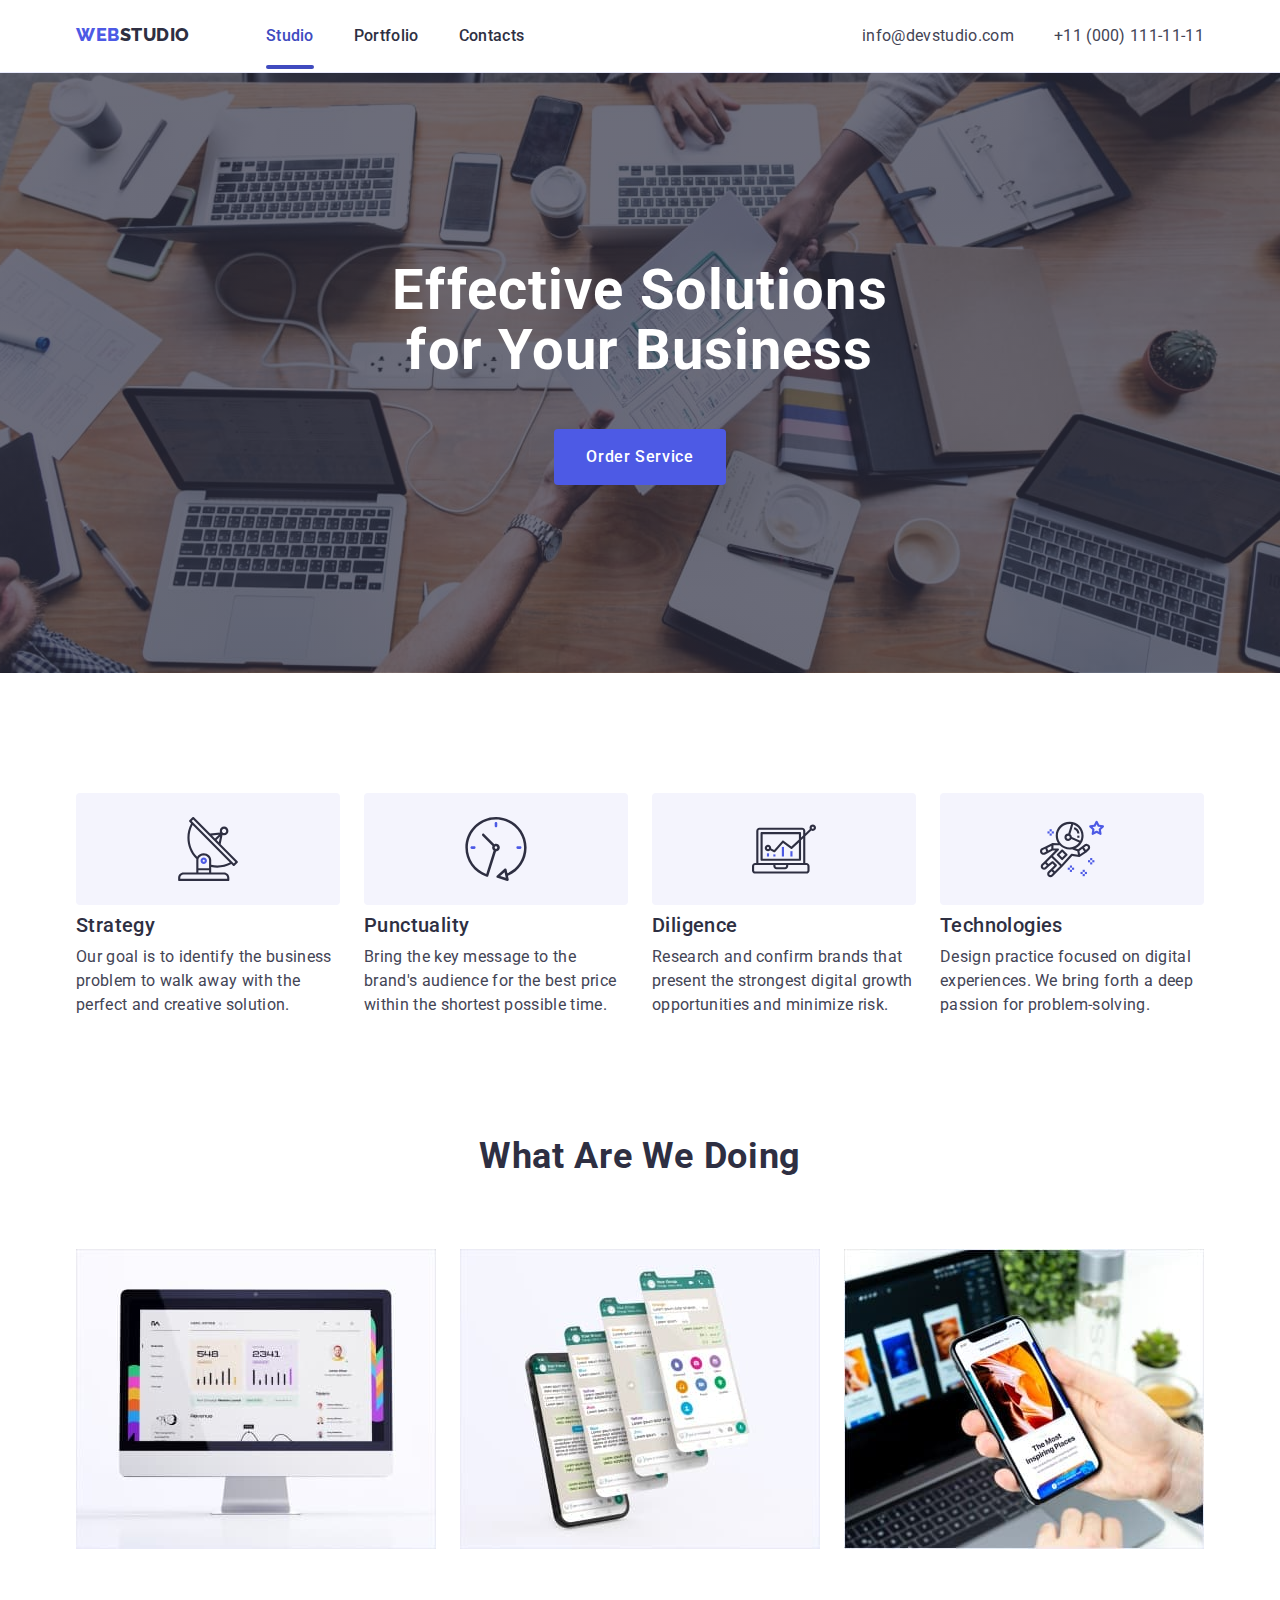
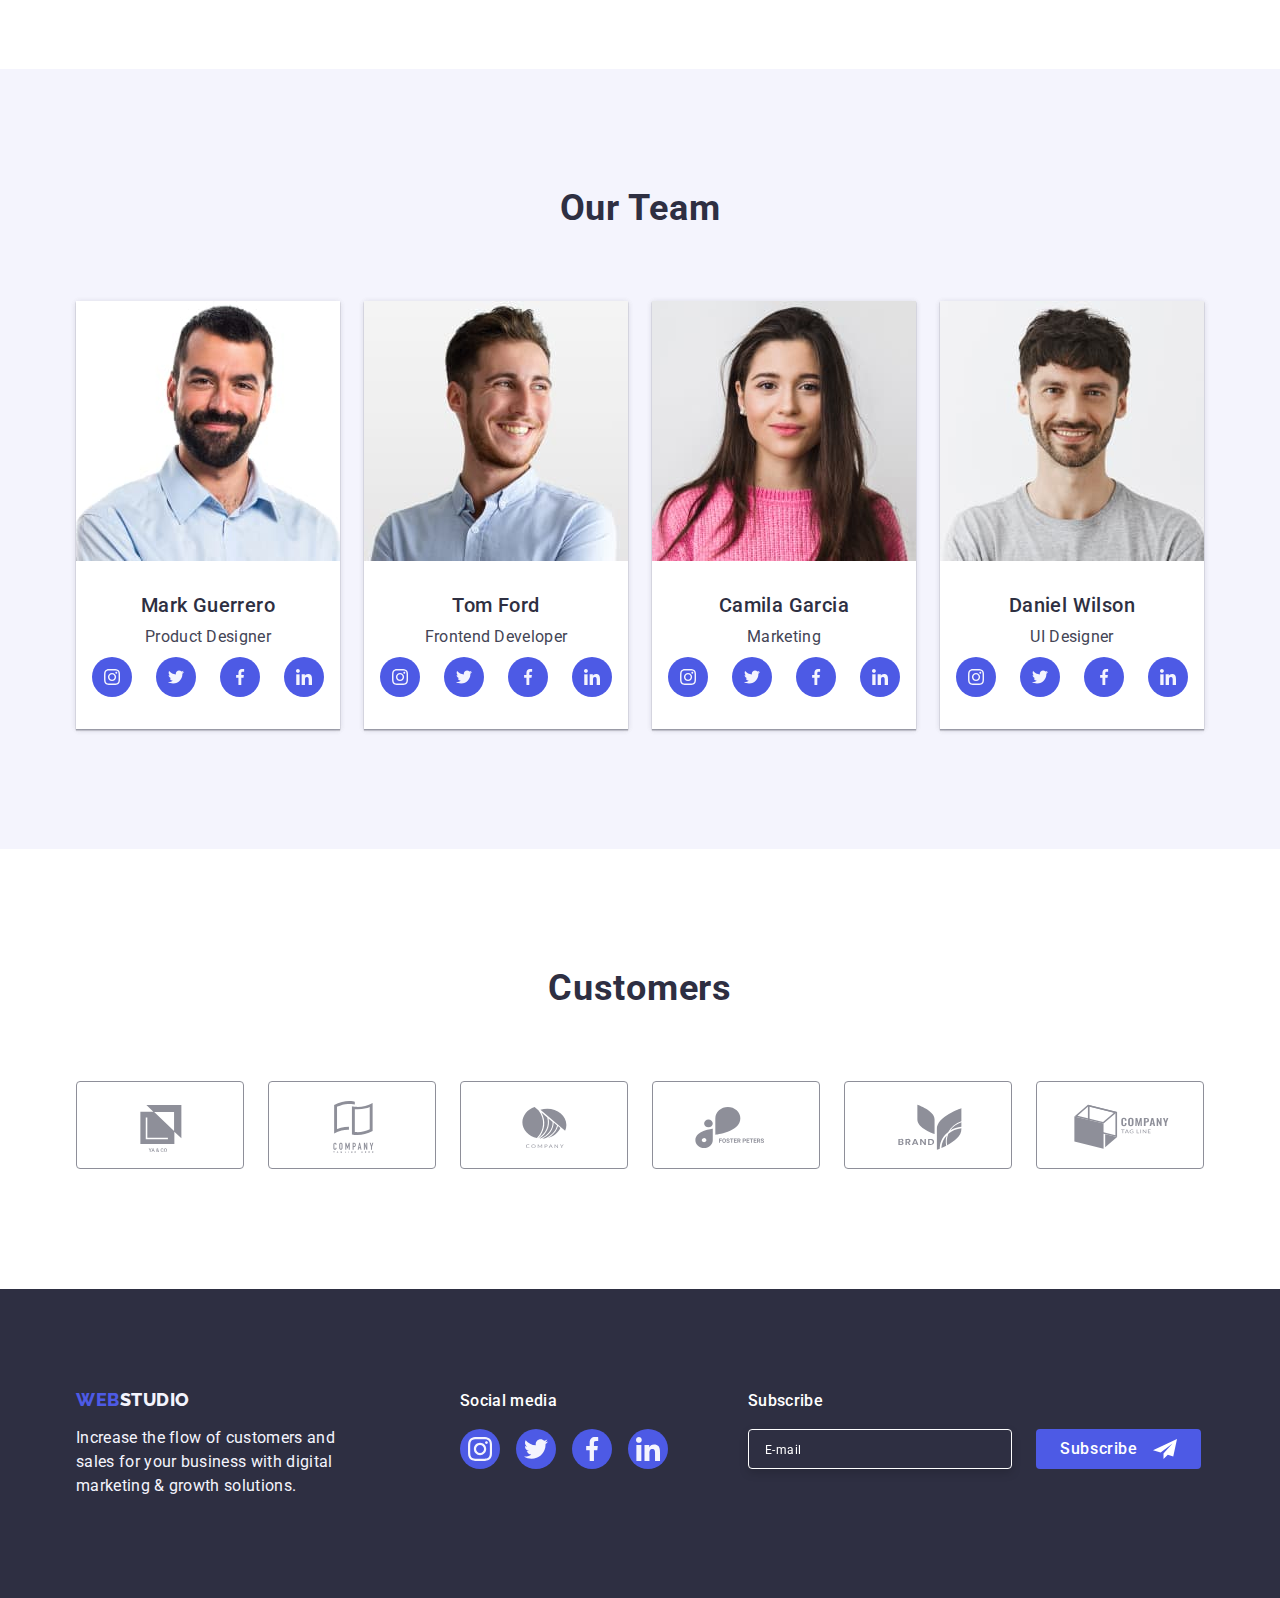
<file: index.html>
<!DOCTYPE html>
<html lang="en">
  <head>
    <meta charset="UTF-8" />
    <meta http-equiv="X-UA-Compatible" content="IE=edge" />
    <meta name="viewport" content="width=device-width, initial-scale=1.0" />
    <title>Mine project</title>
    <link
      href="https://fonts.googleapis.com/css2?family=Raleway:wght@800&family=Roboto:wght@400;500;700;900&display=swap"
      rel="stylesheet"
    />
    <link rel="preconnect" href="https://fonts.googleapis.com" />
    <link rel="preconnect" href="https://fonts.gstatic.com" crossorigin />
    <link
      rel="stylesheet"
      href="https://cdnjs.cloudflare.com/ajax/libs/modern-normalize/1.1.0/modern-normalize.min.css"
    />
    <link rel="stylesheet" href="./css/styles.css" />
  </head>

  <body>
    <header>
      <div class="container header">
        <nav class="navigation">
          <a href="./index.html" class="logo link"
            >Web<span class="logo-header">Studio</span></a
          >
          <ul class="list navigation-list">
            <li class="nav-item">
              <a href="./index.html" class="menu-item link current-page"
                >Studio</a
              >
            </li>
            <li class="nav-item">
              <a href="./portfolio.html" class="menu-item link">Portfolio</a>
            </li>
            <li class="nav-item">
              <a href="" class="menu-item link">Contacts</a>
            </li>
          </ul>
        </nav>
        <address class="adress">
          <ul class="adress-list list">
            <li class="adress-link">
              <a href="mailto:info@devstudio.com" class="adress-item link"
                >info@devstudio.com</a
              >
            </li>
            <li class="adress-link">
              <a href="tel:+110001111111" class="adress-item link"
                >+11 (000) 111-11-11</a
              >
            </li>
          </ul>
        </address>
      </div>
    </header>
    <main>
      <section class="section hero">
        <div class="container hero-container">
          <h1 class="hero-title">Effective Solutions for Your Business</h1>
          <button type="button" class="button hero-button" data-modal-open>
            Order Service
          </button>
        </div>
      </section>
      <section class="section">
        <div class="container">
          <ul class="list advantages">
            <li class="advantages-list-item strategy">
              <div class="advantages-icon-container">
                <svg width="64px" height="64px">
                  <use href="./images/sprite.svg#icon-antenna1"></use>
                </svg>
              </div>
              <h3 class="advantages-title">Strategy</h3>
              <p class="advantages-description">
                Our goal is to identify the business problem to walk away with
                the perfect and creative solution.
              </p>
            </li>
            <li class="advantages-list-item punctuality">
              <div class="advantages-icon-container">
                <svg width="64px" height="64px">
                  <use href="./images/sprite.svg#icon-clock1"></use>
                </svg>
              </div>
              <h3 class="advantages-title">Punctuality</h3>
              <p class="advantages-description">
                Bring the key message to the brand's audience for the best price
                within the shortest possible time.
              </p>
            </li>
            <li class="advantages-list-item diligence">
              <div class="advantages-icon-container">
                <svg width="64px" height="64px">
                  <use href="./images/sprite.svg#icon-diagram"></use>
                </svg>
              </div>
              <h3 class="advantages-title">Diligence</h3>
              <p class="advantages-description">
                Research and confirm brands that present the strongest digital
                growth opportunities and minimize risk.
              </p>
            </li>
            <li class="advantages-list-item technologies">
              <div class="advantages-icon-container">
                <svg width="64px" height="64px">
                  <use href="./images/sprite.svg#icon-astronaut1"></use>
                </svg>
              </div>
              <h3 class="advantages-title">Technologies</h3>
              <p class="advantages-description">
                Design practice focused on digital experiences. We bring forth a
                deep passion for problem-solving.
              </p>
            </li>
          </ul>
        </div>
      </section>
      <section class="section work-section">
        <div class="container">
          <h2 class="working-title">What are we doing</h2>
          <ul class="list work-list">
            <li class="working-item">
              <img
                src="images/me1.jpg"
                alt="Monitor"
                width="360"
                height="300"
              />
            </li>
            <li class="working-item">
              <img
                src="images/img2.jpg"
                alt="Phones"
                width="360"
                height="300"
              />
            </li>
            <li class="working-item">
              <img
                src="images/img3.jpg"
                alt="Phone in hand"
                width="360"
                height="300"
              />
            </li>
          </ul>
        </div>
      </section>
      <section class="section team">
        <div class="container">
          <h2 class="team-title">Our Team</h2>
          <ul class="list team-list">
            <li class="worker">
              <img src="./images/img.jpg" alt="Product Designer" width="264" />
              <div class="worker-content">
                <h3 class="worker-name">Mark Guerrero</h3>
                <p class="post">Product Designer</p>
                <ul class="list social-link-list">
                  <li>
                    <a class="social-link" href=""
                      ><svg width="16px" height="16px">
                        <use href="./images/sprite.svg#icon-instagram-2"></use>
                      </svg>
                    </a>
                  </li>
                  <li>
                    <a class="social-link" href=""
                      ><svg width="16px" height="16px">
                        <use href="./images/sprite.svg#icon-twitter-1"></use>
                      </svg>
                    </a>
                  </li>
                  <li>
                    <a class="social-link" href=""
                      ><svg width="16px" height="16px">
                        <use href="./images/sprite.svg#icon-facebook-1"></use>
                      </svg>
                    </a>
                  </li>
                  <li>
                    <a class="social-link" href=""
                      ><svg width="16px" height="16px">
                        <use href="./images/sprite.svg#icon-linkedin-1"></use>
                      </svg>
                    </a>
                  </li>
                </ul>
              </div>
            </li>
            <li class="worker">
              <img
                src="./images/img(1).jpg"
                alt="Frontend Developer"
                width="264"
              />
              <div class="worker-content">
                <h3 class="worker-name">Tom Ford</h3>
                <p class="post">Frontend Developer</p>
                <ul class="list social-link-list">
                  <li>
                    <a class="social-link" href=""
                      ><svg width="16px" height="16px">
                        <use href="./images/sprite.svg#icon-instagram-2"></use>
                      </svg>
                    </a>
                  </li>
                  <li>
                    <a class="social-link" href=""
                      ><svg width="16px" height="16px">
                        <use href="./images/sprite.svg#icon-twitter-1"></use>
                      </svg>
                    </a>
                  </li>
                  <li>
                    <a class="social-link" href=""
                      ><svg width="16px" height="16px">
                        <use href="./images/sprite.svg#icon-facebook-1"></use>
                      </svg>
                    </a>
                  </li>
                  <li>
                    <a class="social-link" href=""
                      ><svg width="16px" height="16px">
                        <use href="./images/sprite.svg#icon-linkedin-1"></use>
                      </svg>
                    </a>
                  </li>
                </ul>
              </div>
            </li>
            <li class="worker">
              <img src="./images/img22.jpg" alt="Marketing" width="264" />
              <div class="worker-content">
                <h3 class="worker-name">Camila Garcia</h3>
                <p class="post">Marketing</p>
                <ul class="list social-link-list">
                  <li>
                    <a class="social-link" href=""
                      ><svg width="16px" height="16px">
                        <use href="./images/sprite.svg#icon-instagram-2"></use>
                      </svg>
                    </a>
                  </li>
                  <li>
                    <a class="social-link" href=""
                      ><svg width="16px" height="16px">
                        <use href="./images/sprite.svg#icon-twitter-1"></use>
                      </svg>
                    </a>
                  </li>
                  <li>
                    <a class="social-link" href=""
                      ><svg width="16px" height="16px">
                        <use href="./images/sprite.svg#icon-facebook-1"></use>
                      </svg>
                    </a>
                  </li>
                  <li>
                    <a class="social-link" href=""
                      ><svg width="16px" height="16px">
                        <use href="./images/sprite.svg#icon-linkedin-1"></use>
                      </svg>
                    </a>
                  </li>
                </ul>
              </div>
            </li>
            <li class="worker">
              <img src="./images/img(2).jpg" alt="UI Designer" width="264" />
              <div class="worker-content">
                <h3 class="worker-name">Daniel Wilson</h3>
                <p class="post">UI Designer</p>
                <ul class="list social-link-list">
                  <li>
                    <a class="social-link" href=""
                      ><svg width="16px" height="16px">
                        <use href="./images/sprite.svg#icon-instagram-2"></use>
                      </svg>
                    </a>
                  </li>
                  <li>
                    <a class="social-link" href=""
                      ><svg width="16px" height="16px">
                        <use href="./images/sprite.svg#icon-twitter-1"></use>
                      </svg>
                    </a>
                  </li>
                  <li>
                    <a class="social-link" href=""
                      ><svg width="16px" height="16px">
                        <use href="./images/sprite.svg#icon-facebook-1"></use>
                      </svg>
                    </a>
                  </li>
                  <li>
                    <a class="social-link" href=""
                      ><svg width="16px" height="16px">
                        <use href="./images/sprite.svg#icon-linkedin-1"></use>
                      </svg>
                    </a>
                  </li>
                </ul>
              </div>
            </li>
          </ul>
        </div>
      </section>
      <section class="section">
        <div class="container">
          <h2 class="clients-title">Customers</h2>
          <ul class="list clients-list">
            <li class="clients-list-item">
              <a class="link clients-link" href=""
                ><svg class="customer-icon" width="104px" height="56px">
                  <use href="./images/sprite.svg#icon-Logo"></use>
                </svg>
              </a>
            </li>
            <li class="clients-list-item">
              <a class="link clients-link" href=""
                ><svg class="customer-icon" width="104px" height="56px">
                  <use href="./images/sprite.svg#icon-Logo-1"></use>
                </svg>
              </a>
            </li>
            <li class="clients-list-item">
              <a class="link clients-link" href=""
                ><svg class="customer-icon" width="104px" height="56px">
                  <use href="./images/sprite.svg#icon-Logo-2"></use>
                </svg>
              </a>
            </li>
            <li class="clients-list-item">
              <a class="link clients-link" href=""
                ><svg class="customer-icon" width="104px" height="56px">
                  <use href="./images/sprite.svg#icon-Logo-3"></use>
                </svg>
              </a>
            </li>
            <li class="clients-list-item">
              <a class="link clients-link" href=""
                ><svg class="customer-icon" width="104px" height="56px">
                  <use href="./images/sprite.svg#icon-Logo-4"></use>
                </svg>
              </a>
            </li>
            <li class="clients-list-item">
              <a class="link clients-link" href=""
                ><svg class="customer-icon" width="104px" height="56px">
                  <use href="./images/sprite.svg#icon-Logo-5"></use>
                </svg>
              </a>
            </li>
          </ul>
        </div>
      </section>
    </main>
    <footer class="footer">
      <div class="container footer-container">
        <div class="footer-box">
          <a href="./index.html" class="logo link"
            >Web<span class="logo-footer">Studio</span></a
          >
          <p class="footer-desc">
            Increase the flow of customers and sales for your business with
            digital marketing & growth solutions.
          </p>
        </div>
        <div class="social-links">
          <p class="social-title">Social media</p>
          <ul class="list social-link-list footer-social-links-list">
            <li>
              <a class="footer-social-link" href=""
                ><svg width="24px" height="24px">
                  <use href="./images/sprite.svg#icon-instagram-2"></use>
                </svg>
              </a>
            </li>
            <li>
              <a class="footer-social-link" href=""
                ><svg width="24px" height="24px">
                  <use href="./images/sprite.svg#icon-twitter-1"></use>
                </svg>
              </a>
            </li>
            <li>
              <a class="footer-social-link" href=""
                ><svg width="24px" height="24px">
                  <use href="./images/sprite.svg#icon-facebook-1"></use>
                </svg>
              </a>
            </li>
            <li>
              <a class="footer-social-link" href=""
                ><svg width="24px" height="24px">
                  <use href="./images/sprite.svg#icon-linkedin-1"></use>
                </svg>
              </a>
            </li>
          </ul>
        </div>
        <div class="subscribe">
          <p class="subscribe-title">Subscribe</p>
          <form class="subscribe-form">
            <input
              type="email"
              name="foot-user-mail"
              class="subscribe-input"
              placeholder="E-mail"
              required=""
            />

            <div class="subscribe-button-box">
              <button type="submit" class="button subscribe-button">
                Subscribe
              </button>
              <svg class="subscribe-icon" width="24" height="24">
                <use href="./images/sprite2.svg#icon-telegam"></use>
              </svg>
            </div>
          </form>
        </div>
      </div>
    </footer>
    <div class="backdrop is-hidden" data-modal>
      <div class="modal">
        <button type="button" class="close-modal-button" data-modal-close>
          <svg width="8px" height="8px" class="close-button">
            <use href="./images/sprite.svg#icon-Vector"></use>
          </svg>
        </button>
        <h2 class="modal-title">
          Leave your contacts and we will call you back
        </h2>
        <form class="modal-form">
          <label class="modal-form-field"
            ><span class="modal-form-type"> Name </span
            ><span class="modal-form-input">
              <input
                type="text"
                name="user_name"
                class="user"
                pattern="^[a-zA-Zа-яА-Я]+$"
                title="input only letters"
                required=" "
              />

              <span class="modal-icon-box">
                <svg class="modal-field-icon" width="18" height="18">
                  <use href="./images/sprite3.svg#icon-name"></use>
                </svg>
              </span> </span
          ></label>

          <label class="modal-form-field"
            ><span class="modal-form-type"> Phone </span
            ><span class="modal-form-input">
              <input
                type="tel"
                name="user-tel"
                class="user"
                pattern="[0-9]{3}-[0-9]{2}-[0-9]{2}"
                title="xxx-xx-xx"
                required=""
              />

              <span class="modal-icon-box">
                <svg class="modal-field-icon" width="18" height="18">
                  <use href="./images/sprite3.svg#icon-tel"></use>
                </svg>
              </span> </span
          ></label>
          <label class="modal-form-field"
            ><span class="modal-form-type"> Email </span
            ><span class="modal-form-input">
              <input type="email" class="user" name="user-email" required="" />

              <span class="modal-icon-box">
                <svg class="modal-field-icon" width="18" height="18">
                  <use href="./images/sprite3.svg#icon-email"></use>
                </svg>
              </span> </span
          ></label>

          <label class="modal-form-field">
            <span class="modal-form-type"> Comment</span>
            <textarea
              name="comment"
              class="user user-comment"
              placeholder="Text input"
            ></textarea>
          </label>
          <input
            type="checkbox"
            id="user-policy"
            name="user-policy"
            class="checkbox-input"
          />
          <label for="user-policy" class="checkbox"
            ><span class="checkbox-desc">
              I accept the terms and conditions of the
              <a href="" class="link-checkbox-desc">Privacy Policy</a>
            </span></label
          >
          <button type="submit" class="button button-modal-form">Send</button>
        </form>
      </div>
    </div>
    <script src="./js/modal.js"></script>
  </body>
</html>
</file>
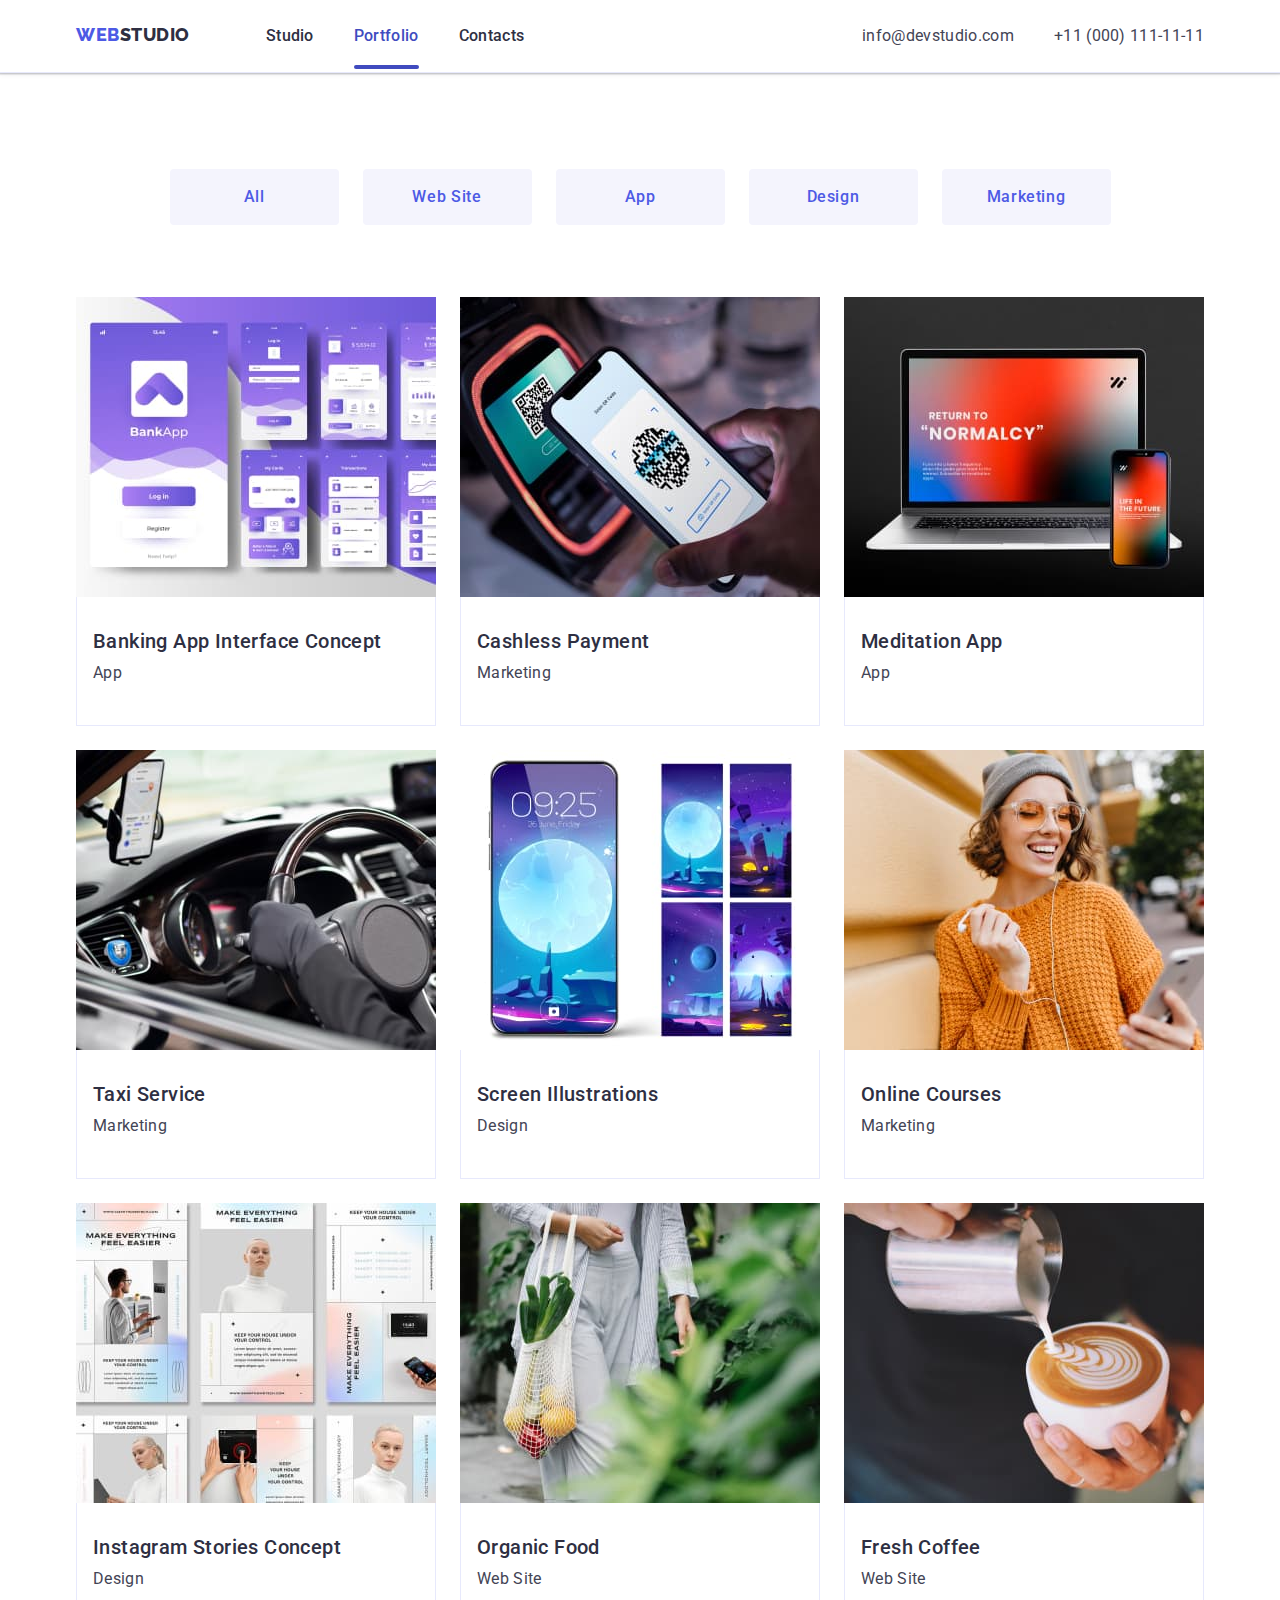
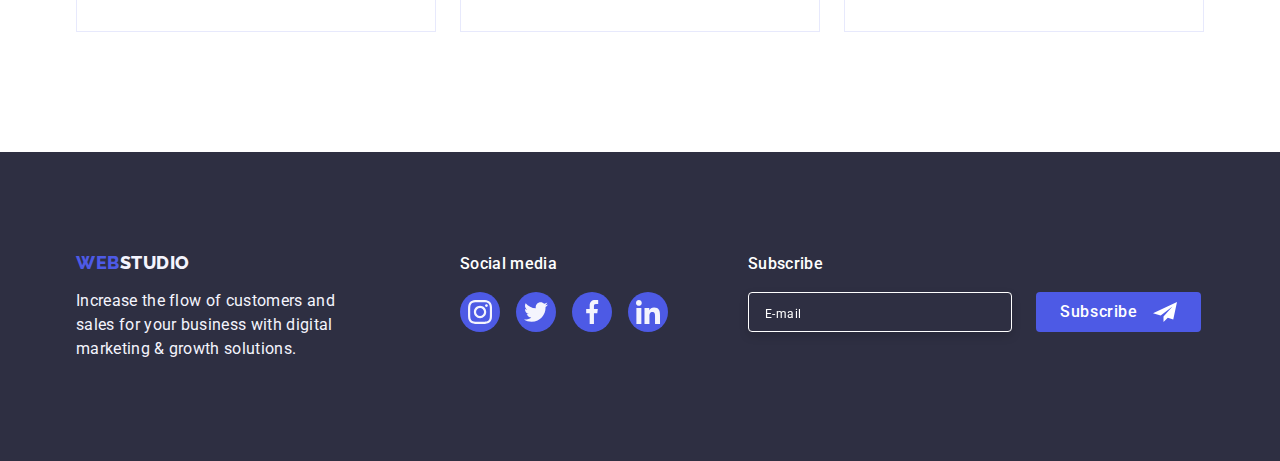
<file: portfolio.html>
<!DOCTYPE html>
<html lang="en">
  <head>
    <meta charset="UTF-8" />
    <meta http-equiv="X-UA-Compatible" content="IE=edge" />
    <meta name="viewport" content="width=device-width, initial-scale=1.0" />
    <title>Mine project</title>

    <link
      rel="stylesheet"
      href="https://cdnjs.cloudflare.com/ajax/libs/modern-normalize/1.1.0/modern-normalize.min.css"
    />
    <link rel="preconnect" href="https://fonts.googleapis.com" />
    <link rel="preconnect" href="https://fonts.gstatic.com" crossorigin />

    <link
      href="https://fonts.googleapis.com/css2?family=Raleway:wght@800&family=Roboto:wght@400;500;700;900&display=swap"
      rel="stylesheet"
    />
    <link rel="stylesheet" href="./css/styles.css" />
  </head>
  <body>
    <header>
      <div class="container header">
        <nav class="navigation">
          <a href="./index.html" class="logo link"
            >Web<span class="logo-header">Studio</span></a
          >
          <ul class="list navigation-list">
            <li class="nav-item">
              <a href="./index.html" class="menu-item link">Studio</a>
            </li>
            <li class="nav-item">
              <a href="./portfolio.html" class="menu-item link current-page"
                >Portfolio</a
              >
            </li>
            <li class="nav-item">
              <a href="" class="menu-item link">Contacts</a>
            </li>
          </ul>
        </nav>
        <address class="adress">
          <ul class="adress-list list">
            <li class="adress-link">
              <a href="mailto:info@devstudio.com" class="adress-item link"
                >info@devstudio.com</a
              >
            </li>
            <li class="adress-link">
              <a href="tel:+110001111111" class="adress-item link"
                >+11 (000) 111-11-11</a
              >
            </li>
          </ul>
        </address>
      </div>
    </header>

    <main>
      <section class="section-portfolio">
        <div class="container">
          <ul class="list button-list">
            <li class="button-list-item">
              <button type="button" class="button filter-button">All</button>
            </li>
            <li class="button-list-item">
              <button type="button" class="button filter-button">
                Web Site
              </button>
            </li>
            <li class="button-list-item">
              <button type="button" class="button filter-button">App</button>
            </li>
            <li class="button-list-item">
              <button type="button" class="button filter-button">Design</button>
            </li>
            <li class="button-list-item">
              <button type="button" class="button filter-button">
                Marketing
              </button>
            </li>
          </ul>

          <ul class="list card-list">
            <li class="cards">
              <a href="" class="link">
                <div class="thumb">
                  <img
                    src="./images/menu.jpg"
                    alt="Bank menu app"
                    width="360"
                    height="300"
                  />
                  <div class="overlay">
                    <p class="overlay-text">
                      14 Stylish and User-Friendly App Design Concepts • Task
                      Manager App • Calorie Tracker App • Exotic Fruit Ecommerce
                      App • Cloud Storage App
                    </p>
                  </div>
                </div>
                <div class="card-text">
                  <h2 class="name-work">Banking App Interface Concept</h2>
                  <p class="category-work post">App</p>
                </div>
              </a>
            </li>
            <li class="cards">
              <a href="" class="link">
                <div class="thumb">
                  <img
                    src="./images/payphone.jpg"
                    alt="Bank menu app"
                    width="360"
                    height="300"
                  />
                  <div class="overlay">
                    <p class="overlay-text">
                      14 Stylish and User-Friendly App Design Concepts • Task
                      Manager App • Calorie Tracker App • Exotic Fruit Ecommerce
                      App • Cloud Storage App
                    </p>
                  </div>
                </div>
                <div class="card-text">
                  <h2 class="name-work">Cashless Payment</h2>
                  <p class="category-work post">Marketing</p>
                </div>
              </a>
            </li>
            <li class="cards">
              <a href="" class="link">
                <div class="thumb">
                  <img
                    src="./images/laptop.jpg"
                    alt="Bank menu app"
                    width="360"
                    height="300"
                  />
                  <div class="overlay">
                    <p class="overlay-text">
                      14 Stylish and User-Friendly App Design Concepts • Task
                      Manager App • Calorie Tracker App • Exotic Fruit Ecommerce
                      App • Cloud Storage App
                    </p>
                  </div>
                </div>
                <div class="card-text">
                  <h2 class="name-work">Meditation App</h2>
                  <p class="category-work post">App</p>
                </div>
              </a>
            </li>
            <li class="cards">
              <a href="" class="link">
                <div class="thumb">
                  <img
                    src="./images/cargps.jpg"
                    alt="Bank menu app"
                    width="360"
                    height="300"
                  />
                  <div class="overlay">
                    <p class="overlay-text">
                      14 Stylish and User-Friendly App Design Concepts • Task
                      Manager App • Calorie Tracker App • Exotic Fruit Ecommerce
                      App • Cloud Storage App
                    </p>
                  </div>
                </div>
                <div class="card-text">
                  <h2 class="name-work">Taxi Service</h2>
                  <p class="category-work post">Marketing</p>
                </div></a
              >
            </li>
            <li class="cards">
              <a href="" class="link">
                <div class="thumb">
                  <img
                    src="./images/phones.jpg"
                    alt="Bank menu app"
                    width="360"
                    height="300"
                  />
                  <div class="overlay">
                    <p class="overlay-text">
                      14 Stylish and User-Friendly App Design Concepts • Task
                      Manager App • Calorie Tracker App • Exotic Fruit Ecommerce
                      App • Cloud Storage App
                    </p>
                  </div>
                </div>
                <div class="card-text">
                  <h2 class="name-work">Screen Illustrations</h2>
                  <p class="category-work post">Design</p>
                </div></a
              >
            </li>
            <li class="cards">
              <a href="" class="link">
                <div class="thumb">
                  <img
                    src="./images/smilegirl.jpg"
                    alt="Bank menu app"
                    width="360"
                    height="300"
                  />
                  <div class="overlay">
                    <p class="overlay-text">
                      14 Stylish and User-Friendly App Design Concepts • Task
                      Manager App • Calorie Tracker App • Exotic Fruit Ecommerce
                      App • Cloud Storage App
                    </p>
                  </div>
                </div>
                <div class="card-text">
                  <h2 class="name-work">Online Courses</h2>
                  <p class="category-work post">Marketing</p>
                </div></a
              >
            </li>
            <li class="cards">
              <a href="" class="link">
                <div class="thumb">
                  <img
                    src="./images/secondmenu.jpg"
                    alt="Bank menu app"
                    width="360"
                    height="300"
                  />
                  <div class="overlay">
                    <p class="overlay-text">
                      14 Stylish and User-Friendly App Design Concepts • Task
                      Manager App • Calorie Tracker App • Exotic Fruit Ecommerce
                      App • Cloud Storage App
                    </p>
                  </div>
                </div>
                <div class="card-text">
                  <h2 class="name-work">Instagram Stories Concept</h2>
                  <p class="category-work post">Design</p>
                </div></a
              >
            </li>
            <li class="cards">
              <a href="" class="link">
                <div class="thumb">
                  <img
                    src="./images/fruits.jpg"
                    alt="Bank menu app"
                    width="360"
                    height="300"
                  />
                  <div class="overlay">
                    <p class="overlay-text">
                      14 Stylish and User-Friendly App Design Concepts • Task
                      Manager App • Calorie Tracker App • Exotic Fruit Ecommerce
                      App • Cloud Storage App
                    </p>
                  </div>
                </div>
                <div class="card-text">
                  <h2 class="name-work">Organic Food</h2>
                  <p class="category-work post">Web Site</p>
                </div></a
              >
            </li>
            <li class="cards">
              <a href="" class="link">
                <div class="thumb">
                  <img
                    src="./images/coffe.jpg"
                    alt="Bank menu app"
                    width="360"
                    height="300"
                  />
                  <div class="overlay">
                    <p class="overlay-text">
                      14 Stylish and User-Friendly App Design Concepts • Task
                      Manager App • Calorie Tracker App • Exotic Fruit Ecommerce
                      App • Cloud Storage App
                    </p>
                  </div>
                </div>
                <div class="card-text">
                  <h2 class="name-work">Fresh Coffee</h2>
                  <p class="category-work post">Web Site</p>
                </div></a
              >
            </li>
          </ul>
        </div>
      </section>
    </main>
    <footer class="footer">
      <div class="container footer-container">
        <div class="footer-box">
          <a href="./index.html" class="logo link"
            >Web<span class="logo-footer">Studio</span></a
          >
          <p class="footer-desc">
            Increase the flow of customers and sales for your business with
            digital marketing & growth solutions.
          </p>
        </div>
        <div class="social-links">
          <p class="social-title">Social media</p>
          <ul class="list social-link-list footer-social-links-list">
            <li>
              <a class="footer-social-link" href=""
                ><svg width="24px" height="24px">
                  <use href="./images/sprite.svg#icon-instagram-2"></use>
                </svg>
              </a>
            </li>
            <li>
              <a class="footer-social-link" href=""
                ><svg width="24px" height="24px">
                  <use href="./images/sprite.svg#icon-twitter-1"></use>
                </svg>
              </a>
            </li>
            <li>
              <a class="footer-social-link" href=""
                ><svg width="24px" height="24px">
                  <use href="./images/sprite.svg#icon-facebook-1"></use>
                </svg>
              </a>
            </li>
            <li>
              <a class="footer-social-link" href=""
                ><svg width="24px" height="24px">
                  <use href="./images/sprite.svg#icon-linkedin-1"></use>
                </svg>
              </a>
            </li>
          </ul>
        </div>
        <div class="subscribe">
          <p class="subscribe-title">Subscribe</p>
          <form class="subscribe-form">
            <input
              type="email"
              name="foot-user-mail"
              class="subscribe-input"
              placeholder="E-mail"
              required=""
            />

            <div class="subscribe-button-box">
              <button type="submit" class="button subscribe-button">
                Subscribe
              </button>
              <svg class="subscribe-icon" width="24" height="24">
                <use href="./images/sprite2.svg#icon-telegam"></use>
              </svg>
            </div>
          </form>
        </div>
      </div>
    </footer>
  </body>
</html>
</file>
<file: css/styles.css>
/* total */
:root {
    --primary-background-colour: #ffffff;
    --secondary-background-colour: #2e2f42;
    --section-background-colour: #f4f4fd;
    --modal-background-color: #fcfcfc;
    --secondery-text-colour: #2e2f42;
    --white-text-colour: #ffffff;
    --footer-text-colour: #f4f4fd;
    --modal-text-color: #8e8f99;
    --button-colour: #4d5ae5;
    --accent-colour: #404bbf;
    --icon-colour: #8e8f99;
    --icon-footer-accent: #31d0aa;
    --border-color: #e7e9fc;
    --overlay-card: #4d5ae5;
    --border-modal-color: rgba(46, 47, 66, 0.4);
    --main-anim-duration: 250ms;
    --main-cubic: cubic-bezier(0.4, 0, 0.2, 1);
}

header {
    border-bottom: solid 1px var(--border-color);
    box-shadow: 0px 1px 6px 0px rgba(46, 47, 66, 0.08),

        0px 1px 1px 0px rgba(46, 47, 66, 0.16),

        0px 2px 1px 0px rgba(46, 47, 66, 0.08);
    min-height: 72px;
}

img {
    display: block;
}

body {
    font-family: 'Roboto', sans-serif;
    background-color: var(--primary-background-colour);
    color: #434455;
}

h1,
h2,
h3,
p {
    margin: 0;
}

.list {
    list-style: none;
    margin: 0;
    padding: 0;
}

.button {
    cursor: pointer;
    display: inline-block;
    color: var(--white-text-colour);
        background-color: var(--button-colour);
        display: block;
        margin: 0 auto;
        padding: 16px 32px;
        min-width: 169px;
        height: 56px;
        border: none;
        transition: background-color var(--main-anim-duration) var(--main-cubic);
        font-family: 'Roboto', sans-serif;
        font-weight: 500;
        font-size: 16px;
        line-height: 1.5;
        letter-spacing: 0.04em;
        cursor: pointer;
        border-radius: 4px;
}

.button:focus, .button:hover{
background-color: var(--accent-colour);
}

.container {
    margin: 0 auto;
    max-width: 1158px;
    padding: 0 15px;
}

.section {
    padding-top: 120px;
    padding-right: 0px;
    padding-bottom: 120px;
    padding-left: 0px;
}


/* ---------------------- header --------------------- */
.container.header {
    display: flex;
    align-items: baseline;
    flex-wrap: wrap;
}

.header {
    max-width: 1158px;

}

.logo {
    font-family: 'Raleway', sans-serif;
    font-weight: 800;
    font-size: 18px;
    line-height: 1.17;
    letter-spacing: 0.03em;
    text-transform: uppercase;
    color: var(--secondery-text-colour);
    color: var(--button-colour);
    margin-right: 76px;
}

.link {
    text-decoration: none;

}

.logo-header {
    color: var(--secondery-text-colour);
}

.menu-item {
    font-weight: 500;
    font-size: 16px;
    line-height: 1.5;
    letter-spacing: 0.02em;
    color: var(--secondery-text-colour);
    transition: 250ms cubic-bezier(0.4, 0, 0.2, 1);
    position: relative;
}

.menu-item:hover,
.menu-item:focus {
    color: var(--accent-colour);
}

.current-page {
    color: var(--accent-colour);
    padding-bottom: 24px;
}

.current-page::after {
    content: '';
    background-color: var(--accent-colour);
    width: 100%;
    height: 4px;
    position: absolute;
    bottom: 0%;
    left: 0%;
    display: block;
    border-radius: 2px;
}

.adress {
    font-style: normal;
    display: flex;
    flex-wrap: wrap;
    align-items: center;
    margin-left: auto;
}

.adress-item {
    display: inline-block;
    padding-top: 24px;
    padding-bottom: 24px;
    font-weight: 400;
    font-size: 16px;
    line-height: 1.5;
    letter-spacing: 0.02em;
    color: inherit;
    transition: 250ms cubic-bezier(0.4, 0, 0.2, 1);
}

.adress-item:hover,
.adress-item:focus {
    color: var(--accent-colour);
}

.navigation {
    display: flex;

}

.navigation-list {
    gap: 40px;
    display: flex;
}

ul .nav-item:last-child {
    margin-right: 0px;
}

nav {
    align-items: baseline;
}

.adress-list {
    display: flex;
    margin-left: auto;
}

.adress .adress-link+.adress-link {
    margin-left: 40px;
}

/* hero */

.hero {
    background-color: var(--secondary-background-colour);
    background-image: linear-gradient(rgba(46, 47, 66, 0.7), rgba(46, 47, 66, 0.7)), url(../images/people-office1.jpg);
    background-position: center;
    background-repeat: no-repeat;
    background-size: cover;
    padding-top: 188px;
    padding-bottom: 188px;
    max-width: 1440px;
    margin-left: auto;
    margin-right: auto;
}

.hero-container {
    text-align: center;

}

.hero-title {
    font-weight: 700;
    font-size: 56px;
    line-height: 1.07;
    letter-spacing: 0.02em;
    color: var(--white-text-colour);
    margin: 0 auto;
    max-width: 496px;
    width: 100%;
}

.hero-button:hover,
.hero-button:focus {
    background-color: var(--accent-colour);
}

.hero-button {
    font-family: 'Roboto', sans-serif;
    font-weight: 500;
    font-size: 16px;
    line-height: 1.5;
    letter-spacing: 0.04em;
    color: var(--white-text-colour);
    background-color: var(--button-colour);
    min-width: 169px;
    padding-top: 16px;
    padding-right: 32px;
    padding-bottom: 16px;
    padding-left: 32px;
    border-radius: 4px;
    border-color: transparent;
    margin-top: 48px;
    transition: 250ms cubic-bezier(0.4, 0, 0.2, 1);
}

/* advantages */

.advantages {
    display: flex;
    gap: 24px
}


.advantages-title {
    font-weight: 500;
    font-size: 20px;
    line-height: 1.2;
    letter-spacing: 0.02em;
    color: var(--secondery-text-colour);
    margin-top: 8px;
    margin-bottom: 8px;
}

.advantages-description {
    font-size: 16px;
    line-height: 1.5;
    letter-spacing: 0.02em;
    margin-top: 0px;
    margin-bottom: 0px;
}

.advantages-list-item {
    flex-direction: row;
    width: 264px;
    align-items: baseline;
}


.advantages-icon-container {
    background-color: #F4F4FD;
    border-radius: 4px;
    height: 112px;
    align-items: center;
    justify-content: center;
    display: flex;
}

/* work */

.work-section {
    padding-top: 0px;
}

.working-title {
    font-weight: 700;
    font-size: 36px;
    line-height: 1.11;
    letter-spacing: 0.02em;
    text-transform: capitalize;
    text-align: center;
    color: var(--secondery-text-colour);
    padding-top: 0px;
    margin-top: 0px;
    margin-bottom: 72px;
}

.working-item {
    width: 360px;
    height: 300px;
    margin-right: 24px;
}

.working-item:last-child {
    margin-right: 0px;
}

.work-list {
    display: flex;
}

.category-work {
    color: #434455;
}

.name-work {
    font-weight: 500;
    font-size: 20px;
    line-height: 1.2;
    letter-spacing: 0.02em;
    color: var(--secondery-text-colour);
    margin-bottom: 8px;


}

/* ------------------------ team --------------------- */

.team {
    background-color: var(--section-background-colour);
}

.team-title {
    font-weight: 700;
    font-size: 36px;
    line-height: 1.11;
    letter-spacing: 0.02em;
    text-transform: capitalize;
    text-align: center;
    color: var(--secondery-text-colour);
    margin-top: 0px;
    margin-bottom: 72px;
}

.worker {
    background-color: var(--primary-background-colour);
    text-align: center;
    box-shadow: 0px 2px 1px 0px #2E2F4214,

        0px 1px 1px 0px #2E2F4229,

        0px 1px 6px 0px #2E2F4214, 0px 2px 1px 0px #2E2F4214,

        0px 1px 1px 0px #2E2F4229,

        0px 1px 6px 0px #2E2F4214;

}


.worker-name {
    font-weight: 500;
    font-size: 20px;
    line-height: 1.2;
    letter-spacing: 0.02em;
    color: var(--secondery-text-colour);
    margin-bottom: 8px;
}

.team-list {
    display: flex;
    gap: 24px;
}

.post,
.category-working {
    font-size: 16px;
    line-height: 1.5;
    letter-spacing: 0.02em;
}

.post {
    margin-bottom: 8px;
}

.worker-content {
    padding-top: 32px;
    padding-right: 16px;
    padding-bottom: 32px;
    padding-left: 16px;
}

.social-link-list {
    display: flex;
    justify-content: space-between;
}

.social-link {
    display: flex;
    background-color: var(--button-colour);
    width: 40px;
    height: 40px;
    border-radius: 50%;
    align-items: center;
    justify-content: center;
    transition: 250ms cubic-bezier(0.4, 0, 0.2, 1);
}

.social-link:hover,
.social-link:focus {
    background-color: var(--accent-colour);
}

/*clients------------------------ */

.clients-title {
    font-weight: 700;
    font-size: 36px;
    line-height: 1.11;
    letter-spacing: 0.02em;
    text-transform: capitalize;
    text-align: center;
    color: var(--secondery-text-colour);
    margin-top: 0px;
    margin-bottom: 72px;
}

.clients-link {
    display: flex;
    align-items: center;
    justify-content: center;
    width: 168px;
    height: 88px;
    transition: 250ms cubic-bezier(0.4, 0, 0.2, 1);
}

.clients-list {
    display: flex;
    gap: 24px;
}

.customer-icon {
    transition: 250ms cubic-bezier(0.4, 0, 0.2, 1);
}

.clients-list-item {
    width: 168px;
    height: 88px;
    border: 1px solid;
    color: #8e8f99;
    border-radius: 4px;
    display: flex;
    transition: 250ms cubic-bezier(0.4, 0, 0.2, 1);
}

.clients-list-item:hover,
.clients-list-item:focus {
    color: var(--accent-colour);
}

.clients-link:hover,
.clients-link:focus {
    fill: var(--accent-colour);
    color: var(--accent-colour);
}

.clients-link:hover .customer-icon,
.clients-link:focus .customer-icon {
    fill: var(--accent-colour);
}

.customer-icon {
    fill: #8e8f99;
}

/* footer */

.footer {
    background-color: var(--secondary-background-colour);
    padding-top: 100px;
    padding-bottom: 100px;
}

.logo-footer {
    color: var(--footer-text-colour);
}

.footer-desc {
    font-size: 16px;
    line-height: 1.5;
    letter-spacing: 0.02em;
    color: var(--footer-text-colour);
    max-width: 264px;
    margin-top: 16px;

}

.footer-box {
    margin-right: 120px;
}

.footer-container {
    display: flex;
}

.footer-social-links-list {
    display: flex;
    gap: 16px;
}


.social-title {
    margin-bottom: 16px;
    font-weight: 500;
    font-size: 16px;
    line-height: 1.5;
    letter-spacing: 0.02em;
    color: var(--primary-background-colour);
}

.footer-social-link {
    display: flex;
    background-color: var(--button-colour);
    width: 40px;
    height: 40px;
    border-radius: 50%;
    align-items: center;
    justify-content: center;
    transition: 250ms cubic-bezier(0.4, 0, 0.2, 1);
}


.footer-social-link:hover,
.footer-social-link:focus {
    background-color: #31D0AA;
}



.subscribe {
    margin-left: 80px;
}

.subscribe-title {
margin-bottom: 16px;
    font-weight: 500;
    font-size: 16px;
    line-height: 1.5;
    letter-spacing: 0.02em;
    color: var(--primary-background-colour);
}

.subscribe-form {
   position: relative;
   display: flex;
}

.subscribe-input{
display: block;
    width: 264px;
    height: 40px;
    padding: 8px 16px;
    outline: none;
    color: var(--white-text-colour);
    background-color: var(--secondary-background-colour);
    border: 1px solid var(--primary-background-colour);
    filter: drop-shadow(0px 4px 4px rgba(0, 0, 0, 0.15));
    border-radius: 4px;
}

.subscribe-input::placeholder {
    font-size: 12px;
    line-height: 2;
    letter-spacing: 0.04em;
    color: var(--primary-background-colour);
}

.subscribe-button-box {
    position: relative;
}

.subscribe-button {
    display: inline-block;
    margin: 0 0 0 24px;
    padding: 8px 24px;
    min-width: 165px;
    height: 40px;
    text-align: left;
}

.subscribe-icon {
    position: absolute;
    top: 50%;
    right: 24px;
    transform: translate(0, -50%);
    fill: var(--primary-background-colour);
}


/* body portfolio */

.filter-button {
    font-family: 'Roboto', sans-serif;
    font-style: normal;
    font-weight: 500;
    font-size: 16px;
    line-height: 1.5;
    letter-spacing: 0.04em;
    color: var(--button-colour);
    background-color: var(--section-background-colour);
    border-color: transparent;
    border-radius: 4px;
    padding-top: 12px;
    padding-left: 24px;
    padding-bottom: 12px;
    padding-right: 24px;
    transition: 250ms cubic-bezier(0.4, 0, 0.2, 1);
}

.filter-button:hover,
.filter-button:focus {
    color: var(--white-text-colour);
    background-color: var(--accent-colour);
    box-shadow: 0px 2px 2px 0px rgba(0, 0, 0, 0.12),

        0px 2px 1px 0px rgba(0, 0, 0, 0.08),

        0px 3px 1px 0px rgba(0, 0, 0, 0.1);
}

.section-portfolio {
    padding-bottom: 120px;
    padding-top: 96px;
}

.button-list {
    display: flex;
    justify-content: center;
    margin-bottom: 72px;
}

.button-list-item+.button-list-item {
    margin-left: 24px;
}

.card-text {
    padding: 32px 16px;
    border: 1px solid var(--border-color);
    border-top: none;
}

.card-list {
    display: flex;
    flex-wrap: wrap;
    margin-right: -24px;
    margin-bottom: -24px;
}

.cards {
    margin-right: 24px;
    margin-bottom: 24px;

}

.cards:focus,
.cards:hover {
    box-shadow: 0px 2px 1px 0px rgba(46, 47, 66, 0.08),

        0px 1px 1px 0px rgba(46, 47, 66, 0.16),

        0px 1px 6px 0px rgba(46, 47, 66, 0.08);
}

.overlay {
    min-width: 100%;
    height: 100%;
    position: absolute;
    top: 100%;
    background-color: var(--button-colour);
    padding-top: 40px;
    padding-left: 32px;
    padding-right: 32px;
    transition: 250ms cubic-bezier(0.4, 0, 0.2, 1);
}

.thumb {
    position: relative;
    overflow: hidden;
}

.overlay-text {
    font-size: 16px;
    font-weight: 400;
    line-height: 24px;
    letter-spacing: 0.02em;
    color: var(--footer-text-colour);
}

.cards:focus,
.cards:hover .overlay {
    top: 0;
}

.backdrop {
    display: flex;
    position: fixed;
    top: 0;
    left: 0;
    width: 100%;
    height: 100%;
    background: rgba(46, 47, 66, 0.4);
    opacity: 1;
    visibility: visible;
    transition: 250ms cubic-bezier(0.4, 0, 0.2, 1);
    align-items: center;
}

.is-hidden {
    visibility: hidden;
    opacity: 0;
    pointer-events: none;
}

.modal {
    
    position: absolute;
        max-width: 100%;
        height: 576px;
        padding: 72px 24px 24px 24px;
        background-color: var(--modal-background-color);
        box-shadow: 0px 1px 1px rgba(0, 0, 0, 0.14), 0px 1px 3px rgba(0, 0, 0, 0.12), 0px 2px 1px rgba(0, 0, 0, 0.2);
        border-radius: 4px;
        top: 50%;
        left: 50%;
        transform: translate(-50%, -50%) scale(1);
        transition: transform var(--main-anim-duration) var(--main-cubic)

}

.close-modal-button {
    position: absolute;
    display: flex;
    align-items: center;
    justify-content: center;
    width: 24px;
    height: 24px;
    margin: 0;
    padding: 0;
    background-color: var(--border-color);
    border: 1px solid rgba(0, 0, 0, 0.1);
    border-radius: 50%;
    top: 24px;
    right: 24px;
    cursor: pointer;
    transition: background-color 250ms cubic-bezier(0.4, 0, 0.2, 1), border 250ms cubic-bezier(0.4, 0, 0.2, 1);
}

.close-button {
    transition: 250ms cubic-bezier(0.4, 0, 0.2, 1);
}

.close-modal-button:hover,
.close-modal-button:focus {
    background-color: var(--accent-colour);
}

.close-modal-button:hover .close-button,
.close-modal-button:focus .close-button {
    fill: var(--white-text-colour);
}


.modal-title{
    font-size: 16px;
    font-weight: 500;
    line-height: 24px;
    letter-spacing: 0.02em;
    text-align: center;
}

.modal-form{
display: flex;
flex-direction: column;
margin-top: 16px;
}


.modal-form-field:not(:nth-last-child(3)) {
        margin-bottom: 8px;
}

.modal-form-type{
display: block;
    margin-bottom: 4px;
    font-weight: 400;
    font-size: 12px;
    line-height: 1.17;
    letter-spacing: 0.04em;
    color: var(--modal-text-color);
}

.modal-form-input{
position: relative;
}

.user {
    width: 100%;
    height: 40px;
    border: 1px solid var(--border-modal-color);
    border-radius: 4px;
    padding-left: 38px;
    background-color: var(--modal-background-color);
}

.user:focus {
    outline: none;
    border-color: var(--overlay-card);
    transition: border-color var(--main-anim-duration) var(--main-cubic);
}

.user:focus+.modal-icon-box {
    fill: var(--overlay-card);
    transition: fill var(--main-anim-duration) var(--main-cubic);
}



.modal-icon-box{
fill: var(--secondary-background-colour);
}

.modal-field-icon {
    position: absolute;
    top: 50%;
    left: 16px;
    transform: translateY(-50%);
    pointer-events: none;
}

.user-comment {
    resize: none;
    width: 100%;
    height: 120px;
    padding: 8px 16px;
}


.user-comment::placeholder {
    color: var(--border-modal-color);
}

.checkbox {
    display: flex;
    align-items: center;
    gap: 8px;
}

.checkbox::before {
    content: '';
    display: block;
    width: 16px;
    height: 16px;
    border: 1px solid var(--border-modal-color);
    border-radius: 2px;
    cursor: pointer;
    transition: background-color var(--main-anim-duration) var(--main-cubic);
}

.checkbox-desc {
    font-weight: 400;
    font-size: 12px;
    line-height: 1.17;
    letter-spacing: 0.04em;
    color: var(--modal-text-color);
}

.checkbox-input:checked+.checkbox::before {
    border: none;
    background-color: var(--accent-colour);
    background-image: url("data:image/svg+xml,%3Csvg width='10' height='8' viewBox='0 0 10 8' fill='none' xmlns='http://www.w3.org/2000/svg'%3E%3Cpath d='M8.44558 0.255056C8.61838 0.089653 8.84834 -0.00178848 9.08693 2.65108e-05C9.32551 0.0018415 9.55407 0.0967713 9.72436 0.264784C9.89466 0.432797 9.99337 0.660752 9.99968 0.900549C10.006 1.14034 9.91939 1.37323 9.75816 1.55005L4.86357 7.70436C4.7794 7.79551 4.67782 7.86865 4.5649 7.91942C4.45198 7.97018 4.33003 7.99754 4.20636 7.99984C4.08268 8.00214 3.95981 7.97935 3.8451 7.93282C3.73038 7.88629 3.62618 7.81698 3.53872 7.72903L0.292827 4.46564C0.202435 4.38096 0.129933 4.27884 0.0796475 4.16537C0.0293621 4.05191 0.00232279 3.92942 0.000143182 3.80522C-0.00203643 3.68102 0.0206883 3.55765 0.0669613 3.44248C0.113234 3.3273 0.182108 3.22267 0.269473 3.13483C0.356838 3.047 0.460905 2.97775 0.575465 2.93123C0.690026 2.88471 0.812734 2.86186 0.936267 2.86405C1.0598 2.86624 1.18163 2.89343 1.29449 2.94398C1.40734 2.99454 1.50892 3.06743 1.59315 3.15831L4.16189 5.73967L8.42227 0.28219C8.42994 0.272694 8.43813 0.263635 8.4468 0.255056H8.44558Z' fill='%23F4F4FD'/%3E%3C/svg%3E");
    background-repeat: no-repeat;
    background-position: 50% 50%;

}


.checkbox-input {
    appearance: none;
}

.checkbox-input:focus+.checkbox::before {
    outline: 1px solid var(--overlay-card);
}


.link-checkbox-desc {
    color: var(--overlay-card);
}

.button-modal-form {
    margin-top: 24px;
    box-shadow: 0px 4px 4px rgba(0, 0, 0, 0.15);
    background-color: var(--button-colour);
    transition: var(--main-anim-duration) var(--main-cubic);
}

.button-modal-form:focus,
.button-modal-form:hover{
background-color: var(--accent-colour) ;
}
</file>
